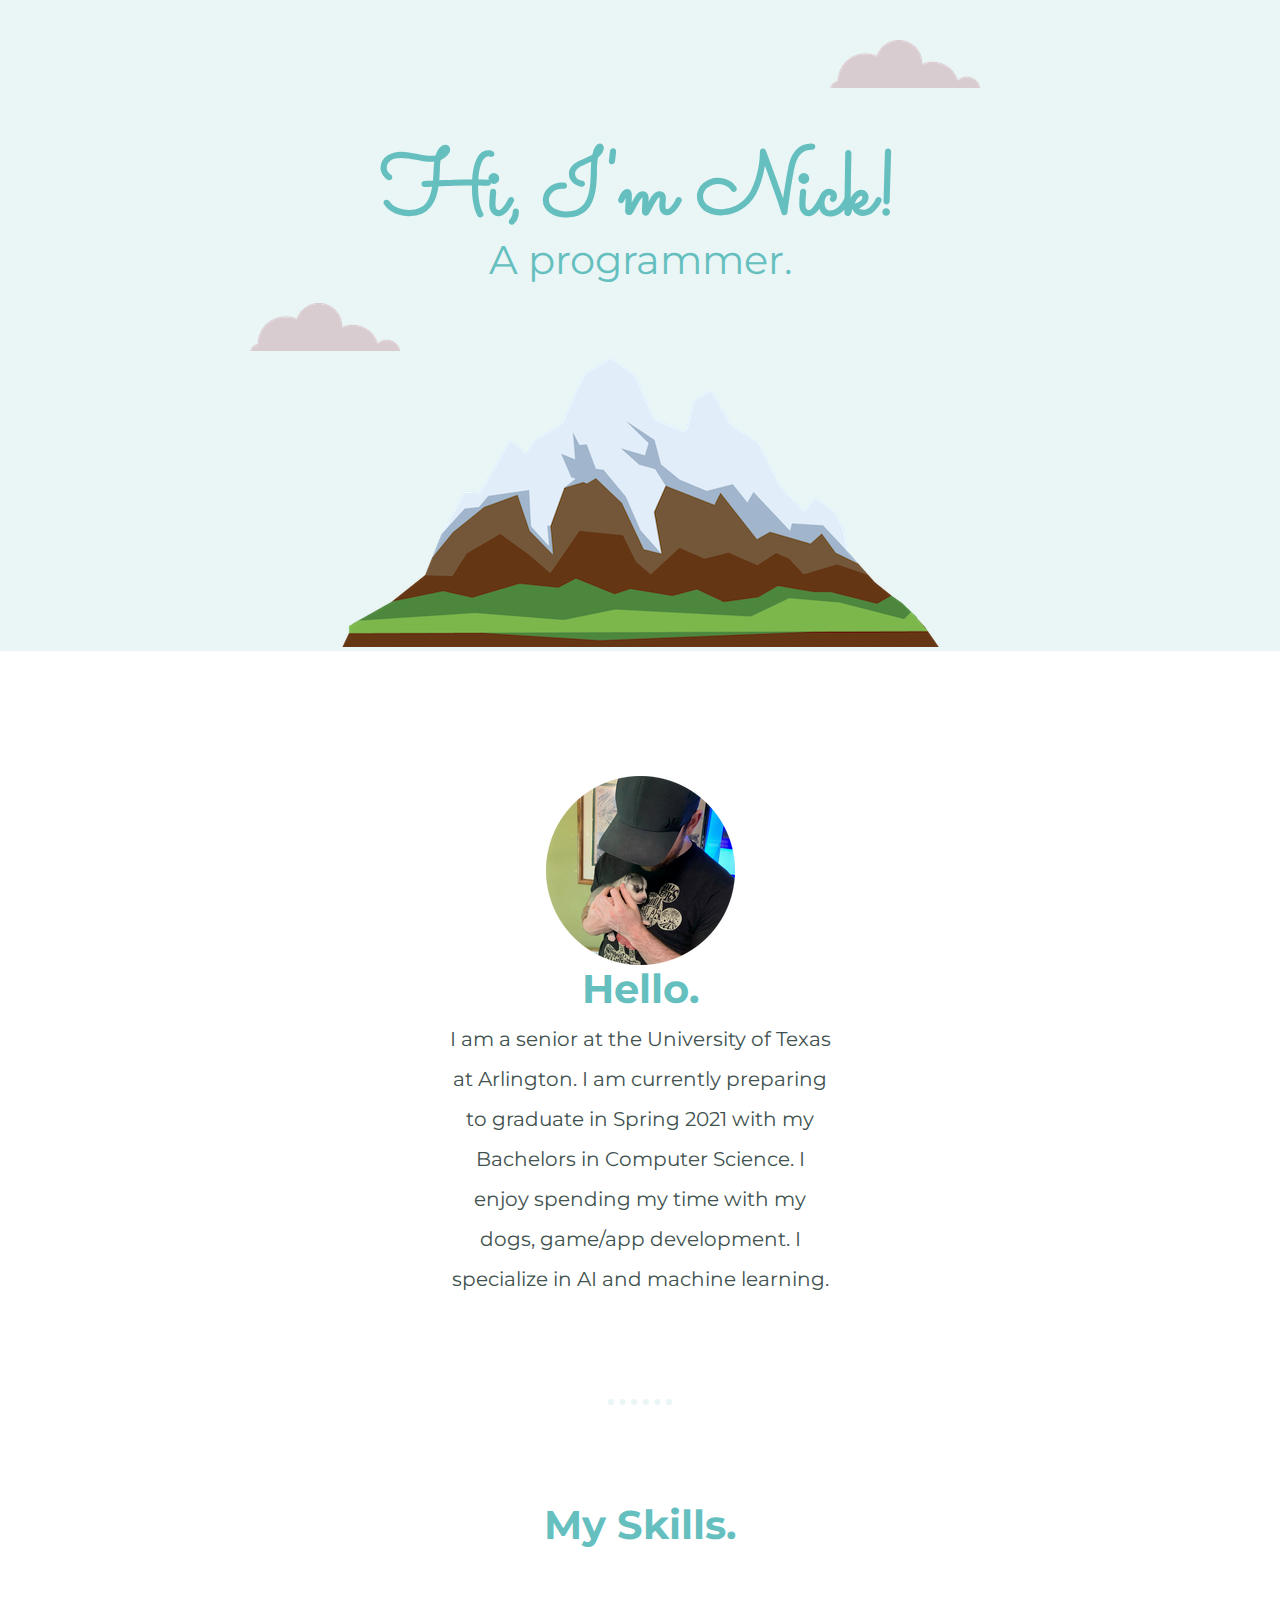
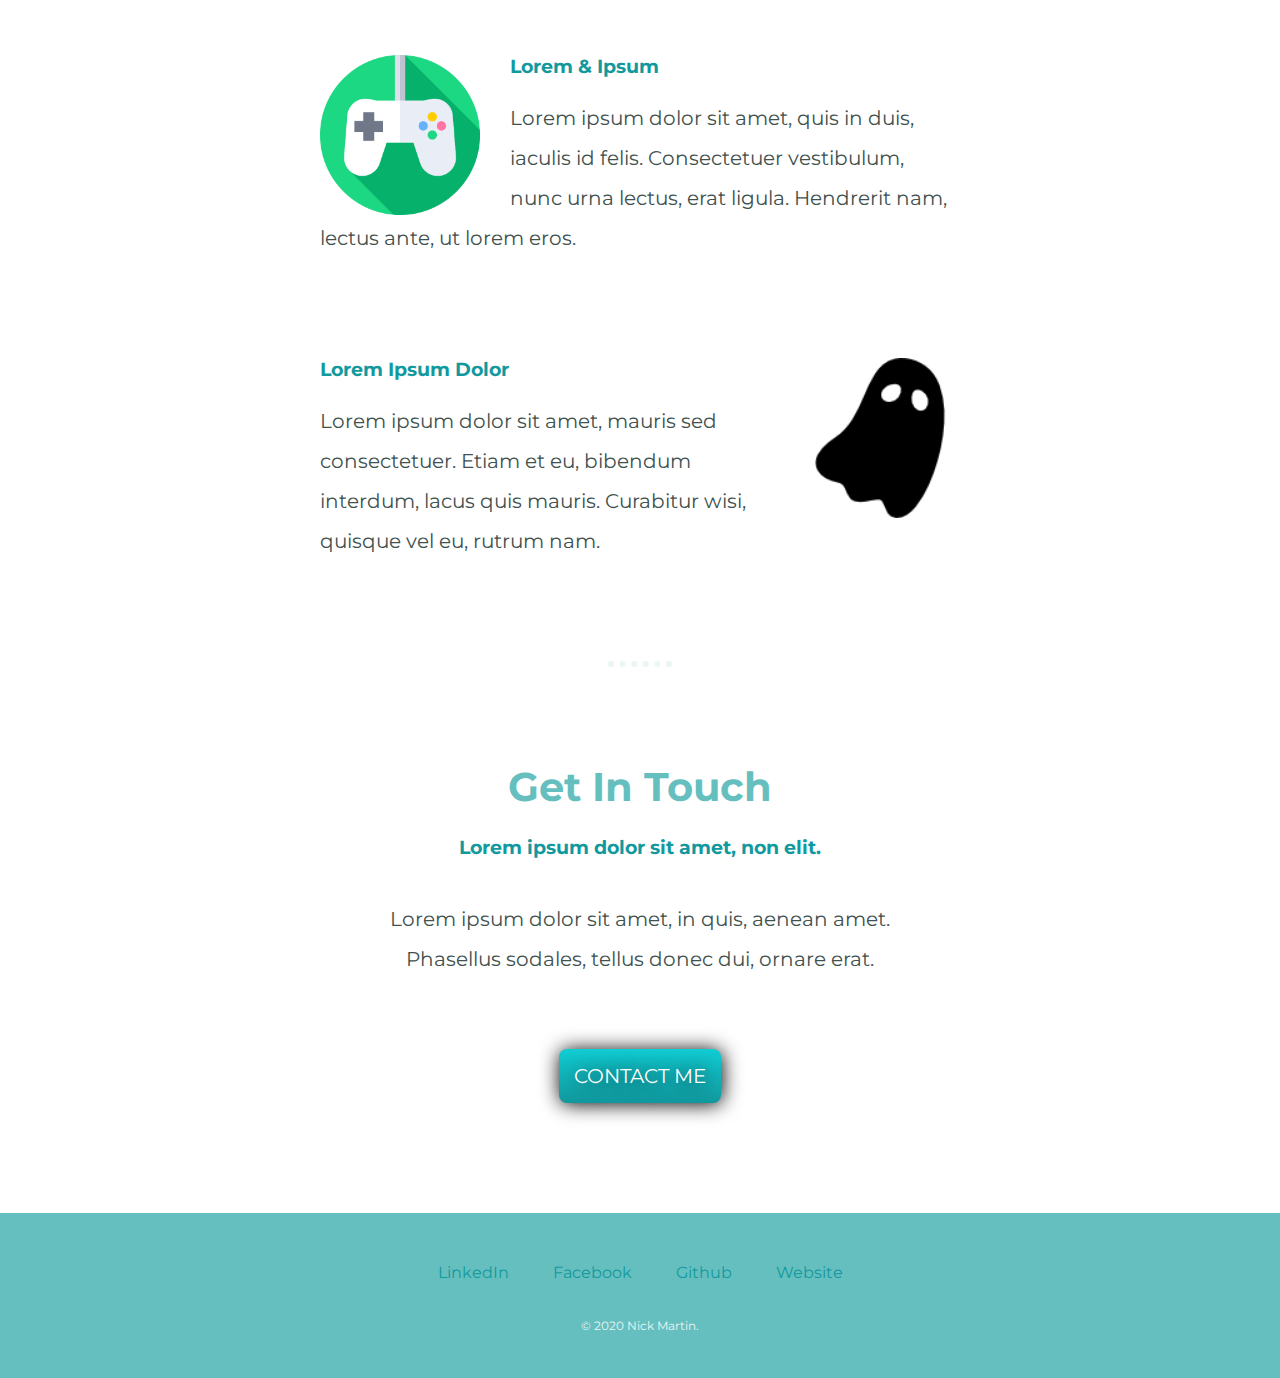
<file: index.html>
<!DOCTYPE html>
<html lang="en" dir="ltr">

<head>
  <meta charset="utf-8">
  <title>Nick Martin</title>
  <link rel="stylesheet" href="CSS/styles.css">
  <link rel="icon" href="favicon (2).ico">
  <link href="https://fonts.googleapis.com/css2?family=Lato:ital@1&family=Merriweather&family=Montserrat&family=Sacramento&display=swap" rel="stylesheet">
</head>

<body>
  <div class="top-container">
    <img class="Top-cloud" src="images/cloud.png" alt="Cloud">
    <h1>Hi, I'm Nick!</h1>
    <h2 class = "title">A programmer.</h2>
    <img class="cloud-1" src="images/cloud.png" alt="Cloud">
    <img src="images/mountain.png" alt="Mountain">
  </div>

  <div class="middle-container">
    <div class="profile">
      <img class="ME" src="rsz_1rsz_circle-cropped.png" alt="me">
      <h2>Hello.</h2>
      <p class="bio">I am a senior at the University of Texas at Arlington. I am currently preparing to graduate in Spring 2021 with my Bachelors in Computer Science. I enjoy spending my time with my dogs, game/app development. I specialize in AI and
        machine learning.</p>
    </div>



    <div class="skills">
      <hr>
      <h2>My Skills.</h2>
      <div class="skill-row">
        <img class="game-console" src="game-console.png" alt="gaming">
        <h3>Lorem & Ipsum</h3>
        <p>Lorem ipsum dolor sit amet, quis in duis, iaculis id felis. Consectetuer vestibulum, nunc urna lectus, erat ligula. Hendrerit nam, lectus ante, ut lorem eros.</p>
      </div>

      <div class="skill-row">
        <img class="ghost" src="ghost.png" alt="ghosts.png">
        <h3>Lorem Ipsum Dolor</h3>
        <p>Lorem ipsum dolor sit amet, mauris sed consectetuer. Etiam et eu, bibendum interdum, lacus quis mauris. Curabitur wisi, quisque vel eu, rutrum nam.</p>
      </div>
    </div>
    <hr>

    <div class="contact-me">
      <h2>Get In Touch</h2>
      <h3>Lorem ipsum dolor sit amet, non elit.</h3>
      <p class = "contact">Lorem ipsum dolor sit amet, in quis, aenean amet. Phasellus sodales, tellus donec dui, ornare erat.</p>
      <a class="btn" href="mailto:unsungglory@live.com">CONTACT ME</a>


    </div>
  </div>


  <div class="bottom-container">
    <a class="footer-link" href="https://www.linkedin.com/in/nicholas-martin-032565173/">LinkedIn</a>
    <a class="footer-link" href="https://www.facebook.com/nick.martin.5249/">Facebook</a>
    <a class="footer-link" href="https://github.com/Unsungglory?tab=repositories">Github</a>
    <a class="footer-link" href="http://ByteBuffer.xyz">Website</a>
    <p class= "copyright">© 2020 Nick Martin.</p>
  </div>

</body>

</html>
</file>
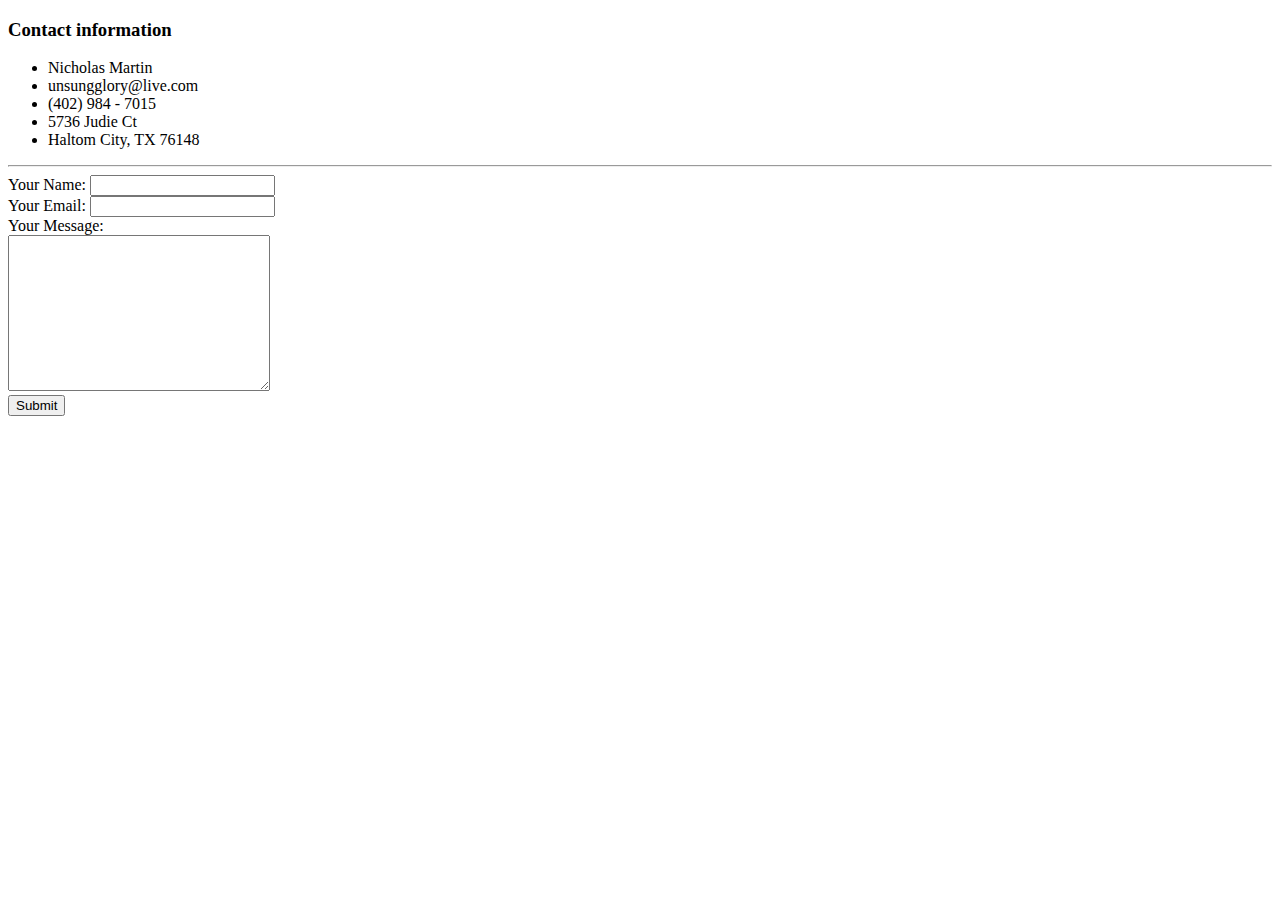
<file: Contact.html>
<!DOCTYPE html>
<html lang="en" dir="ltr">
  <head>
    <meta charset="utf-8">
    <title>Contact Me</title>
  </head>
  <body>
    <h3>Contact information</h3>
    <ul type='i'>
      <li>Nicholas Martin</li>
      <li>unsungglory@live.com</li>
      <li>(402) 984 - 7015</li>
      <li>5736 Judie Ct</li>
      <li>Haltom City, TX 76148</li>
    </ul>
    <hr>
    <form enctype="text/plain" action="mailto:unsungglory@live.com" method="post">
      <label for="">Your Name:</label>
      <input type="text" name="YourName" value="">
      <br>
      <label for="">Your Email:</label>
      <input type="email" name="YourEmail" id=""><br>
      <label for="">Your Message:</label><br>
      <textarea name="YourMessage" rows="10" cols="30"></textarea><br>
      <input type="submit" name="">

    </form>
  </body>
</html>
</file>
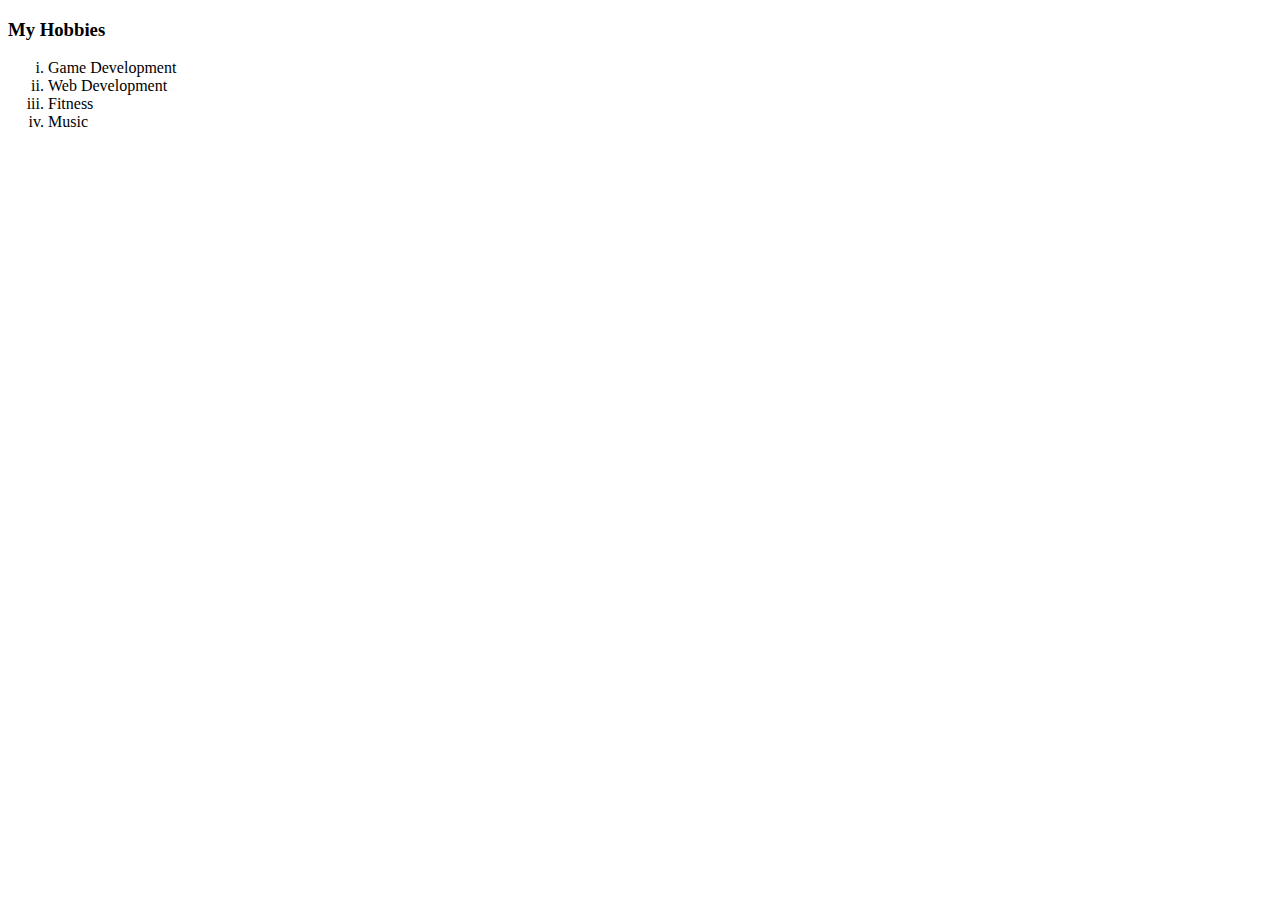
<file: hobbies.html>
<!DOCTYPE html>
<html lang="en" dir="ltr">
  <head>
    <meta charset="utf-8">
    <title>My Hobbies</title>
  </head>
  <body>

    <h3>My Hobbies</h3>
    <ol type='i'>
      <li>Game Development</li>
      <li>Web Development</li>
      <li>Fitness</li>
      <li>Music</li>
    </ol>

  </body>
</html>
</file>
<file: CSS/styles.css>
body {
  margin: 0;
  text-align: center;
  color: #40514e;
  font-size: 1em;
  font-family: 'Montserrat', sans-serif;
}

h1 {
  margin: 50px auto 0 auto;
  line-height: 1;
  font-size: 5.625rem;
  /*1em == 100% == 16px */
  font-family: 'Sacramento', cursive;
  color: #66BFBF;
}

h2 {
  font-family: 'Montserrat', sans-serif;
  line-height: 1;
  margin: 0 auto 0 auto;
  padding-bottom: 10px;
  font-size: 2.5rem;
  color: #66BFBF;
}

h3 {
  font-family: 'Montserrat', sans-serif;
  color: #11999E;
}

.top-container {
  background-color: #eaf6f6;
  position: relative;
  padding-top: 100px;
  margin-bottom: 0;
}

.middle-container {
  padding-top: 25px;
  margin: 100px 0;
}

.bottom-container {
  background-color: #66BFBF;
  padding: 50px 0 20px;
}

.cloud-1 {
  position: absolute;
  left: 250px;
  bottom: 300px;
}

.Top-cloud {
  position: absolute;
  right: 300px;
  top: 40px;
}

.bio {
  width: 30%;
  margin: auto;
}

.title {
  font-weight: normal;
}

.skill-row {
  margin: 100px auto;
  width: 50%;
  text-align: left;
}

.game-console {
  width: 25%;
  margin-right: 30px;
  float: left;
}

.ghost {
  width: 25%;
  float: right;
  margin-left: 30px;
}

hr {
  border: dotted #EAF6F6 6px;
  border-bottom: none;
  margin: 100px auto 100px auto;
  width: 4%;
}

img {
  margin-bottom: 0;
}

p {
  margin-bottom: 0;
  padding: 0;
  font-size: 1.25rem;
  line-height: 2;
}
a{
  color: #11999e;
  font-family: "Montserrat", sans-serif;
  margin: 10px 20px;
  text-decoration: none;
}
a:hover{
  color: #EAF6F6;
}
.copyright{
  color: #EAF6F6;
  font-size: 0.75rem;
  padding: 20px 0;
}

.contact {
  width: 40%;
  margin: 40px auto 60px;
}

.btn {
  background: #11CDD4;
  background-image: -webkit-linear-gradient(top, #11CDD4, #11999E);
  background-image: -webkit-gradient(top, #11CDD4, #11999E);
  background-image: -moz-linear-gradient(top, #11CDD4, #11999E);
  background-image: -ms-linear-gradient(top, #11CDD4, #11999E);
  background-image: -o-linear-gradient(top, #11CDD4, #11999E);
  background-image: linear-gradient(to bottom, #11CDD4, #11999E);
  -webkit-border-radius: 8px;
  -moz-border-radius: 8px;
  border-radius: 8px;
  color: #FFFFFF;
  font-family: 'Montserrat', sans-serif;
  font-size: 20px;
  padding: 15px;
  box-shadow: 1px 1px 20px 0 #000000;
  -webkit-box-shadow: 1px 1px 20px 0 #000000;
  -moz-box-shadow: 1px 1px 20px 0 #000000;
  text-shadow: 1px 1px 20px #000000;
  border: solid #337FED 0;
  text-decoration: none;
  display: inline-block;
  cursor: pointer;
  text-align: center;
}

.btn:hover {
  border: solid #337FED 0;
  background: #30E3CB;
  background-image: -webkit-linear-gradient(top, #30E3CB, #2BC4AD);
  background-image: -webkit-gradient(top, #11CDD4, #11999E);
  background-image: -moz-linear-gradient(top, #30E3CB, #2BC4AD);
  background-image: -ms-linear-gradient(top, #30E3CB, #2BC4AD);
  background-image: -o-linear-gradient(top, #30E3CB, #2BC4AD);
  background-image: linear-gradient(to bottom, #30E3CB, #2BC4AD);
  -webkit-border-radius: 8px;
  -moz-border-radius: 8px;
  border-radius: 8px;
  text-decoration: none;
}
</file>
